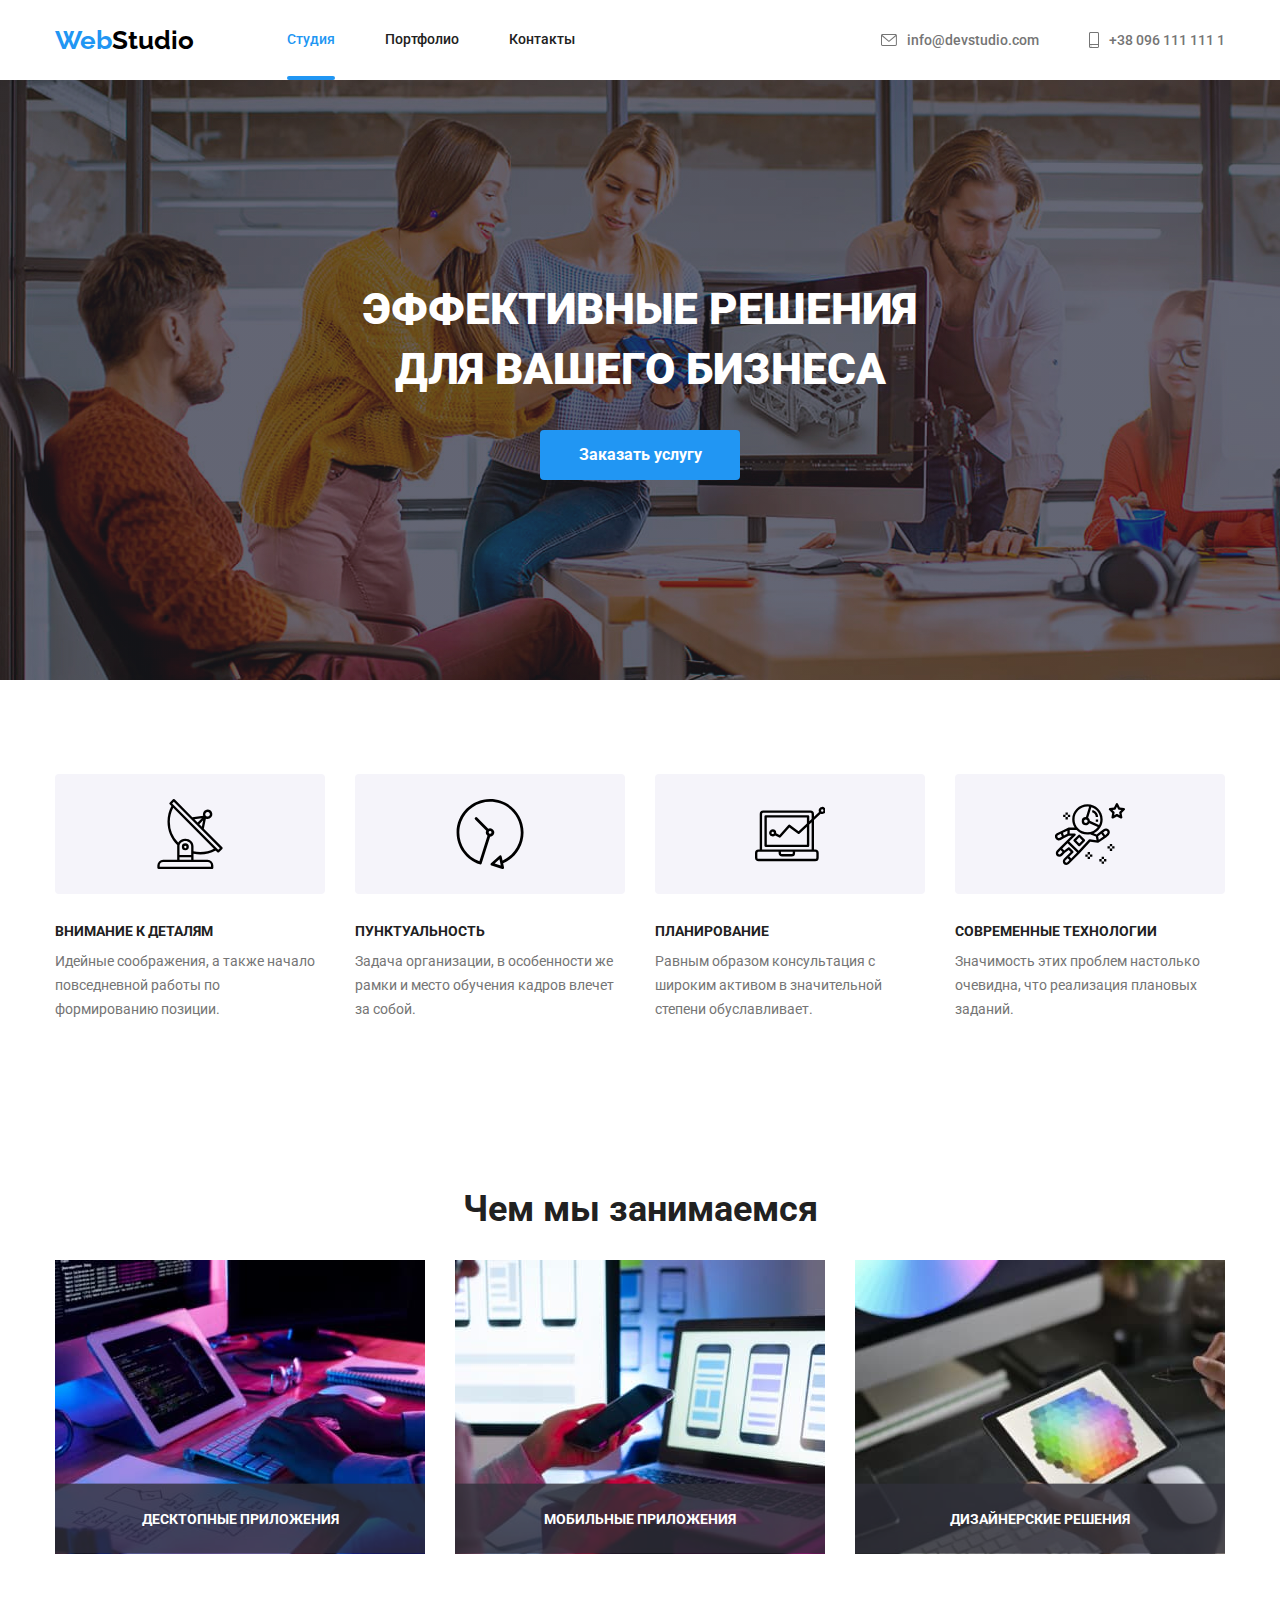
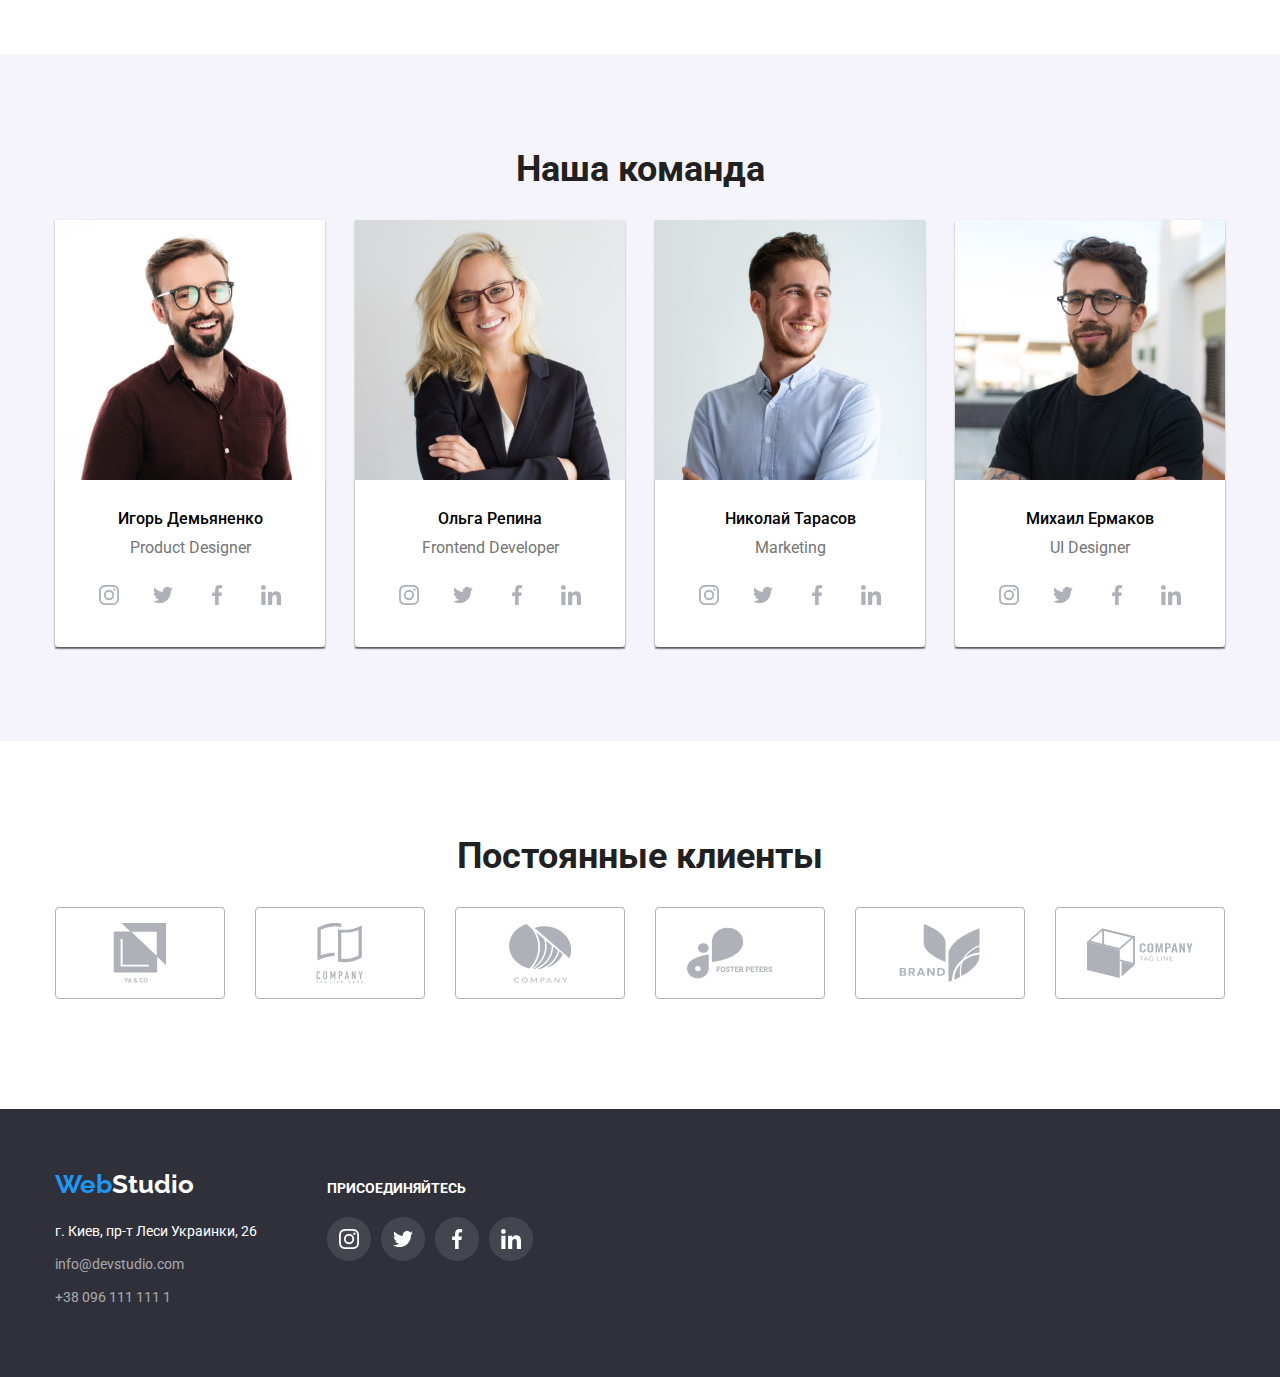
<file: index.html>
<!DOCTYPE html>
<html lang="ru">
  <head>
    <meta charset="UTF-8" />
    <meta http-equiv="X-UA-Compatible" content="IE=edge" />
    <meta name="viewport" content="width=device-width, initial-scale=1.0" />
    <title>Главная</title>
    <link
      href="https://fonts.googleapis.com/css2?family=Raleway:wght@700&family=Roboto:wght@400;500;700;900&display=swap"
      rel="stylesheet"
    />
    <link
      rel="stylesheet"
      href="https://cdnjs.cloudflare.com/ajax/libs/modern-normalize/1.1.0/modern-normalize.min.css
    "
    />
    <link rel="stylesheet" href="./css/slyles.css" />
  </head>
  <body>
    <header>
      <nav class="container main-nav">
        <a href="./index.html" class="logo"
          >Web<span class="studio-header">Studio</span></a
        >
        <ul class="site-nav list">
          <li><a href="" class="link-studio">Студия</a></li>
          <li><a href="./portfolio.html" class="link">Портфолио</a></li>
          <li><a href="" class="link">Контакты</a></li>
        </ul>
        <ul class="auth-nav list">
          <li class="nav-item">
            <a class="link" href="mailto:info@devstudio.com">
              <svg class="mail-icon" width="16" height="12">
                <use href="./images/symbol-defs.svg#icon-mail"></use>
              </svg>
              info@devstudio.com
            </a>
          </li>
          <li class="nav-item">
            <a class="link" href="tel:+380961111111">
              <svg class="mail-icon" width="10" height="16">
                <use href="./images/symbol-defs.svg#icon-smartphone"></use>
              </svg>
              +38 096 111 111 1
            </a>
          </li>
        </ul>
      </nav>
    </header>
    <main>
      <section class="hero">
        <div class="container">
          <h1 class="hero-title">
            Эффективные решения<br />для вашего бизнеса
          </h1>
          <button
            type="button"
            name="Заказать услугу"
            class="button"
            data-modal-open
          >
            Заказать услугу
          </button>
        </div>
      </section>
      <!--Особенности-->
      <section class="section">
        <h2 class="section-title hidden">Особенности</h2>
        <div class="container">
          <ul class="features list">
            <li class="item">
              <div class="item-features">
                <svg class="features-svg" width="70" height="70">
                  <use href="./images/symbol-defs.svg#icon-antenna"></use>
                </svg>
              </div>
              <h3 class="title">Внимание к деталям</h3>
              <p class="text">
                Идейные соображения, а также начало повседневной работы по
                формированию позиции.
              </p>
            </li>
            <li class="item">
              <div class="item-features">
                <svg class="features-svg" width="70" height="70">
                  <use href="./images/symbol-defs.svg#icon-vector-clock"></use>
                </svg>
              </div>
              <h3 class="title">Пунктуальность</h3>
              <p class="text">
                Задача организации, в особенности же рамки и место обучения
                кадров влечет за собой.
              </p>
            </li>
            <li class="item">
              <div class="item-features">
                <svg class="features-svg" width="70" height="70">
                  <use href="./images/symbol-defs.svg#icon-vector"></use>
                </svg>
              </div>
              <h3 class="title">Планирование</h3>
              <p class="text">
                Равным образом консультация с широким активом в значительной
                степени обуславливает.
              </p>
            </li>
            <li class="item">
              <div class="item-features">
                <svg class="features-svg" width="70" height="70">
                  <use href="./images/symbol-defs.svg#icon-astronaut"></use>
                </svg>
              </div>
              <h3 class="title">Современные технологии</h3>
              <p class="text">
                Значимость этих проблем настолько очевидна, что реализация
                плановых заданий.
              </p>
            </li>
          </ul>
        </div>
      </section>
      <!--Чем мы занимаемся-->
      <section class="section content">
        <h2 class="section-title container">Чем мы занимаемся</h2>
        <ul class="list container picture">
          <li class="item-picture">
            <img
              src="./images/comp.jpg"
              alt="Разработка для компьютера"
              width="370"
            />
            <div class="text-picture">ДЕСКТОПНЫЕ ПРИЛОЖЕНИЯ</div>
          </li>
          <li class="item-picture">
            <img
              src="./images/smart.jpg"
              alt="Разработка для смартфона"
              width="370"
            />
            <div class="text-picture">МОБИЛЬНЫЕ ПРИЛОЖЕНИЯ</div>
          </li>
          <li class="item-picture">
            <img
              src="./images/pad.jpg"
              alt="Разработка для планшета"
              width="370"
            />
            <div class="text-picture">ДИЗАЙНЕРСКИЕ РЕШЕНИЯ</div>
          </li>
        </ul>
      </section>
      <!--Наша команда-->
      <section class="section peoples">
        <h2 class="section-title">Наша команда</h2>
        <div class="container">
          <ul class="list userpic">
            <li class="item-userpic">
              <img
                src="./images/demyanenko.jpg"
                alt="Игорь Демьяненко"
                width="270"
              />
              <div class="name-position">
                <h3 class="name">Игорь Демьяненко</h3>
                <p class="position">Product Designer</p>
                <ul class="social-network">
                  <li class="social">
                    <a class="social-link" href="" aria-label="Instagram">
                      <svg class="network" width="20" height="20">
                        <use
                          href="./images/symbol-defs.svg#icon-instagram"
                        ></use>
                      </svg>
                    </a>
                  </li>
                  <li class="social">
                    <a class="social-link" href="" aria-label="Twitter">
                      <svg class="network" width="20" height="20">
                        <use href="./images/symbol-defs.svg#icon-twitter"></use>
                      </svg>
                    </a>
                  </li>
                  <li class="social">
                    <a class="social-link" href="" aria-label="Facebook">
                      <svg class="network" width="20" height="20">
                        <use
                          href="./images/symbol-defs.svg#icon-facebook"
                        ></use>
                      </svg>
                    </a>
                  </li>
                  <li class="social">
                    <a class="social-link" href="" aria-label="LinkedIn">
                      <svg class="network" width="20" height="20">
                        <use
                          href="./images/symbol-defs.svg#icon-linkedin"
                        ></use>
                      </svg>
                    </a>
                  </li>
                </ul>
              </div>
            </li>
            <li class="item-userpic">
              <img src="./images/repina.jpg" alt="Ольга Репина" width="270" />
              <div class="name-position">
                <h3 class="name">Ольга Репина</h3>
                <p class="position">Frontend Developer</p>
                <ul class="social-network">
                  <li class="social">
                    <a class="social-link" href="" aria-label="Instagram">
                      <svg class="network" width="20" height="20">
                        <use
                          href="./images/symbol-defs.svg#icon-instagram"
                        ></use>
                      </svg>
                    </a>
                  </li>
                  <li class="social">
                    <a class="social-link" href="" aria-label="Twitter">
                      <svg class="network" width="20" height="20">
                        <use href="./images/symbol-defs.svg#icon-twitter"></use>
                      </svg>
                    </a>
                  </li>
                  <li class="social">
                    <a class="social-link" href="" aria-label="Facebook">
                      <svg class="network" width="20" height="20">
                        <use
                          href="./images/symbol-defs.svg#icon-facebook"
                        ></use>
                      </svg>
                    </a>
                  </li>
                  <li class="social">
                    <a class="social-link" href="" aria-label="LinkedIn">
                      <svg class="network" width="20" height="20">
                        <use
                          href="./images/symbol-defs.svg#icon-linkedin"
                        ></use>
                      </svg>
                    </a>
                  </li>
                </ul>
              </div>
            </li>
            <li class="item-userpic">
              <img
                src="./images/tarasov.jpg"
                alt="Николай Тарасов"
                width="270"
              />
              <div class="name-position">
                <h3 class="name">Николай Тарасов</h3>
                <p class="position">Marketing</p>
                <ul class="social-network">
                  <li class="social">
                    <a class="social-link" href="" aria-label="Instagram">
                      <svg class="network" width="20" height="20">
                        <use
                          href="./images/symbol-defs.svg#icon-instagram"
                        ></use>
                      </svg>
                    </a>
                  </li>
                  <li class="social">
                    <a class="social-link" href="" aria-label="Twitter">
                      <svg class="network" width="20" height="20">
                        <use href="./images/symbol-defs.svg#icon-twitter"></use>
                      </svg>
                    </a>
                  </li>
                  <li class="social">
                    <a class="social-link" href="" aria-label="Facebook">
                      <svg class="network" width="20" height="20">
                        <use
                          href="./images/symbol-defs.svg#icon-facebook"
                        ></use>
                      </svg>
                    </a>
                  </li>
                  <li class="social">
                    <a class="social-link" href="" aria-label="LinkedIn">
                      <svg class="network" width="20" height="20">
                        <use
                          href="./images/symbol-defs.svg#icon-linkedin"
                        ></use>
                      </svg>
                    </a>
                  </li>
                </ul>
              </div>
            </li>
            <li class="item-userpic">
              <img
                src="./images/ermakov.jpg"
                alt="Михаил Ермаков"
                width="270"
              />
              <div class="name-position">
                <h3 class="name">Михаил Ермаков</h3>
                <p class="position">UI Designer</p>
                <ul class="social-network">
                  <li class="social">
                    <a class="social-link" href="" aria-label="Instagram">
                      <svg class="network" width="20" height="20">
                        <use
                          href="./images/symbol-defs.svg#icon-instagram"
                        ></use>
                      </svg>
                    </a>
                  </li>
                  <li class="social">
                    <a class="social-link" href="" aria-label="Twitter">
                      <svg class="network" width="20" height="20">
                        <use href="./images/symbol-defs.svg#icon-twitter"></use>
                      </svg>
                    </a>
                  </li>
                  <li class="social">
                    <a class="social-link" href="" aria-label="Facebook">
                      <svg class="network" width="20" height="20">
                        <use
                          href="./images/symbol-defs.svg#icon-facebook"
                        ></use>
                      </svg>
                    </a>
                  </li>
                  <li class="social">
                    <a class="social-link" href="" aria-label="LinkedIn">
                      <svg class="network" width="20" height="20">
                        <use
                          href="./images/symbol-defs.svg#icon-linkedin"
                        ></use>
                      </svg>
                    </a>
                  </li>
                </ul>
              </div>
            </li>
          </ul>
        </div>
      </section>
      <!--Постоянные клиенты-->
      <section class="section clients">
        <h2 class="section-title container">Постоянные клиенты</h2>
        <ul class="list-clients">
          <li class="item-clients">
            <a class="link-clients" href="">
              <svg class="icon-clients" width="106" height="60">
                <use href="./images/symbol-defs.svg#icon-logo1"></use>
              </svg>
            </a>
          </li>
          <li class="item-clients">
            <a class="link-clients" href="">
              <svg class="icon-clients" width="106" height="60">
                <use href="./images/symbol-defs.svg#icon-logo2"></use>
              </svg>
            </a>
          </li>
          <li class="item-clients">
            <a class="link-clients" href="">
              <svg class="icon-clients" width="106" height="60">
                <use href="./images/symbol-defs.svg#icon-logo3"></use>
              </svg>
            </a>
          </li>
          <li class="item-clients">
            <a class="link-clients" href="">
              <svg class="icon-clients" width="106" height="60">
                <use href="./images/symbol-defs.svg#icon-logo4"></use>
              </svg>
            </a>
          </li>
          <li class="item-clients">
            <a class="link-clients" href="">
              <svg class="icon-clients" width="106" height="60">
                <use href="./images/symbol-defs.svg#icon-logo5"></use>
              </svg>
            </a>
          </li>
          <li class="item-clients">
            <a class="link-clients" href="">
              <svg class="icon-clients" width="106" height="60">
                <use href="./images/symbol-defs.svg#icon-logo6"></use>
              </svg>
            </a>
          </li>
        </ul>
      </section>
    </main>
    <footer class="footer">
      <div class="container">
        <div class="address">
          <a href="./index.html" class="logo"
            >Web<span class="studio-footer">Studio</span></a
          >
          <address>
            <ul class="list">
              <li>
                <a
                  href="https://bit.ly/3pXMvUd"
                  target="_blank"
                  rel="noopener noreferrer"
                  class="list-address"
                  >г. Киев, пр-т Леси Украинки, 26</a
                >
              </li>
              <li>
                <a href="mailto:info@devstudio.com" class="mail"
                  >info@devstudio.com</a
                >
              </li>
              <li>
                <a href="tel:+380961111111" class="tel">+38 096 111 111 1</a>
              </li>
            </ul>
          </address>
        </div>
        <div class="content">
          <h4>ПРИСОЕДИНЯЙТЕСЬ</h4>
          <ul class="social-network-footer">
            <li class="social-footer">
              <a class="social-link-footer" href="" aria-label="Instagram">
                <svg class="network-footer" width="20" height="20">
                  <use href="./images/symbol-defs.svg#icon-instagram"></use>
                </svg>
              </a>
            </li>
            <li class="social-footer">
              <a class="social-link-footer" href="" aria-label="Twitter">
                <svg class="network-footer" width="20" height="20">
                  <use href="./images/symbol-defs.svg#icon-twitter"></use>
                </svg>
              </a>
            </li>
            <li class="social-footer">
              <a class="social-link-footer" href="" aria-label="Facebook">
                <svg class="network-footer" width="20" height="20">
                  <use href="./images/symbol-defs.svg#icon-facebook"></use>
                </svg>
              </a>
            </li>
            <li class="social-footer">
              <a class="social-link-footer" href="" aria-label="LinkedIn">
                <svg class="network-footer" width="20" height="20">
                  <use href="./images/symbol-defs.svg#icon-linkedin"></use>
                </svg>
              </a>
            </li>
          </ul>
        </div>
      </div>
    </footer>

    <div class="backdrop is-hidden" data-modal>
      <div class="modal">
        <button data-modal-close class="close-button" type="button">
          <svg
            xmlns="http://www.w3.org/2000/svg"
            width="11"
            height="11"
            viewBox="0 0 320 512"
          >
            <path
              d="M310.6 361.4c12.5 12.5 12.5 32.75 0 45.25C304.4 412.9 296.2 416 288 416s-16.38-3.125-22.62-9.375L160 301.3L54.63 406.6C48.38 412.9 40.19 416 32 416S15.63 412.9 9.375 406.6c-12.5-12.5-12.5-32.75 0-45.25l105.4-105.4L9.375 150.6c-12.5-12.5-12.5-32.75 0-45.25s32.75-12.5 45.25 0L160 210.8l105.4-105.4c12.5-12.5 32.75-12.5 45.25 0s12.5 32.75 0 45.25l-105.4 105.4L310.6 361.4z"
            />
          </svg>
        </button>
      </div>
    </div>

    <script src="./js/modal.js"></script>
  </body>
</html>
</file>
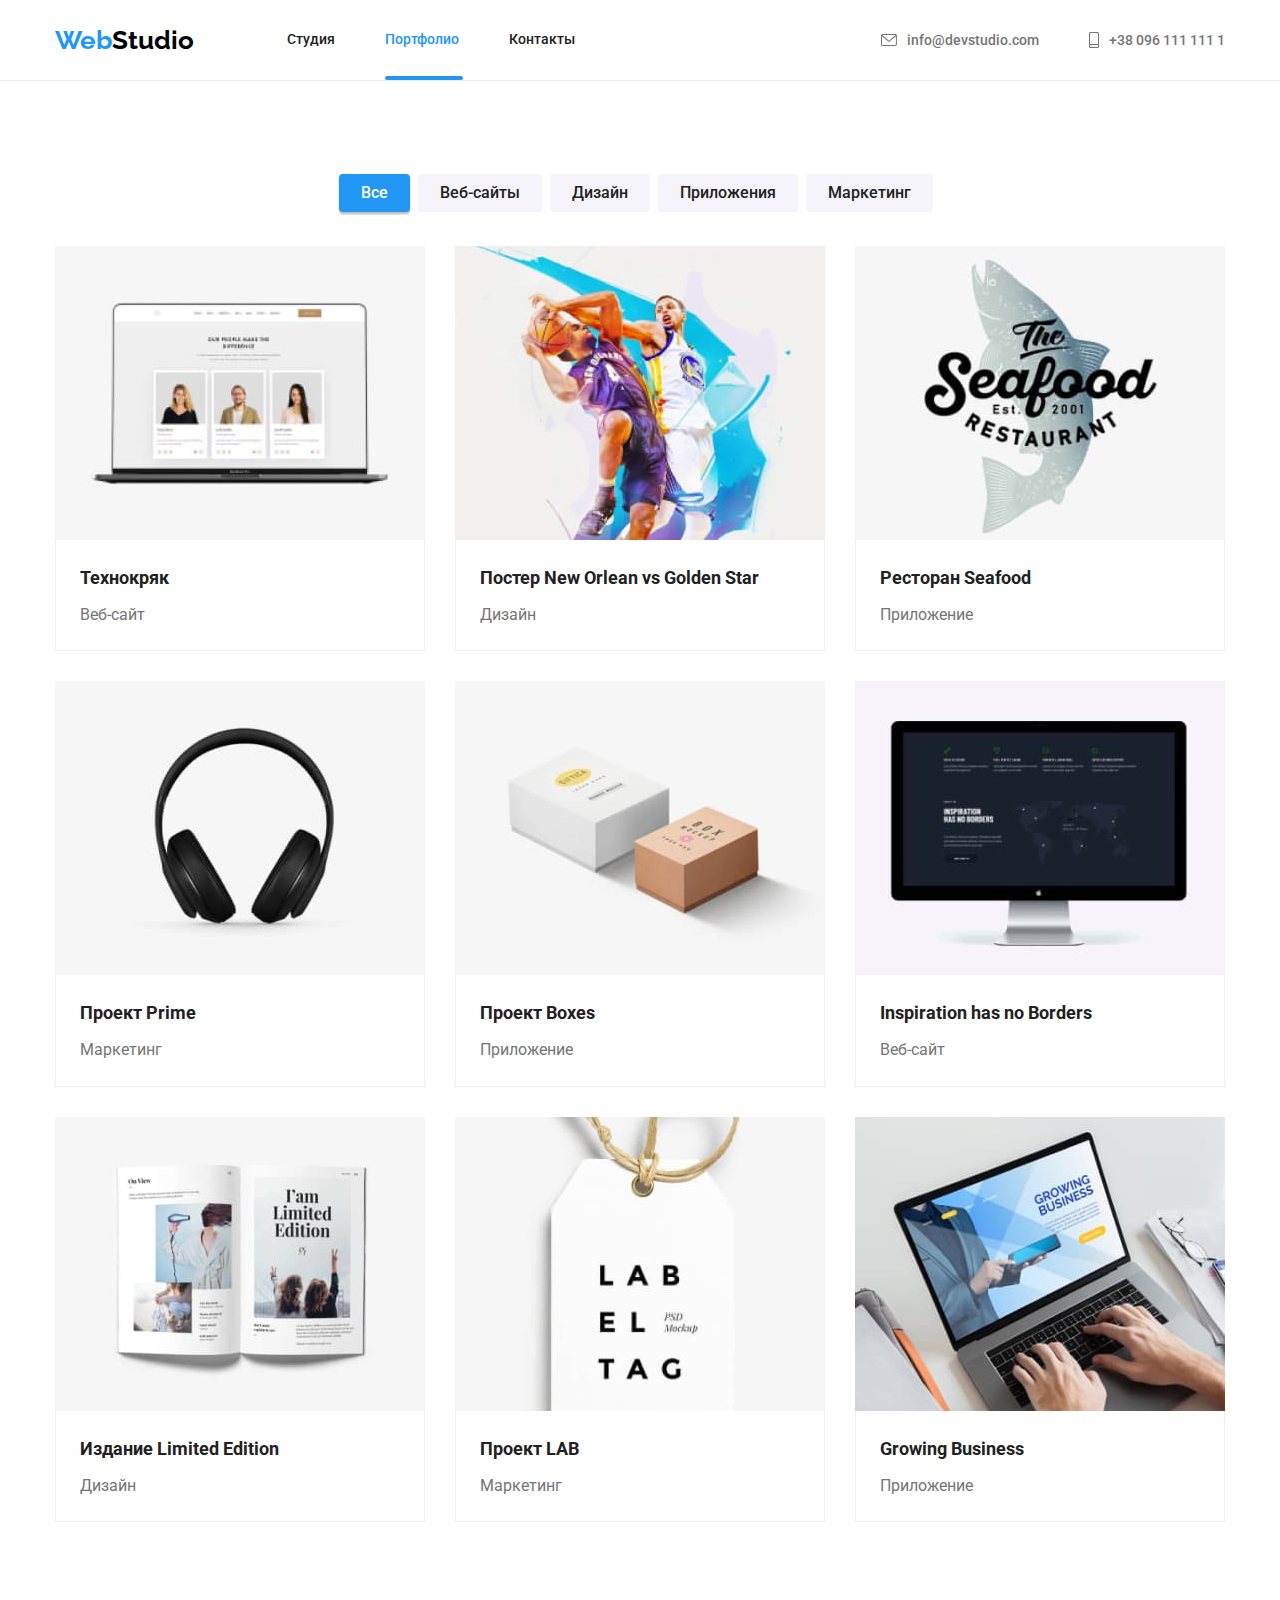
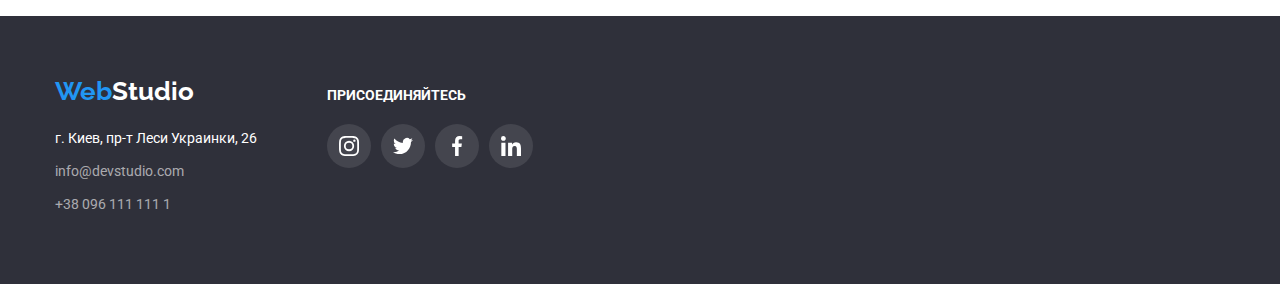
<file: portfolio.html>
<!DOCTYPE html>
<html lang="ru">
  <head>
    <meta charset="UTF-8" />
    <meta http-equiv="X-UA-Compatible" content="IE=edge" />
    <meta name="viewport" content="width=device-width, initial-scale=1.0" />
    <title>Портфолио</title>
    <link
      href="https://fonts.googleapis.com/css2?family=Raleway:wght@700&family=Roboto:wght@400;500;700;900&display=swap"
      rel="stylesheet"
    />
    <link
      rel="stylesheet"
      href="https://cdnjs.cloudflare.com/ajax/libs/modern-normalize/1.1.0/modern-normalize.min.css    "
    />
    <link rel="stylesheet" href="./css/slyles.css" />
  </head>
  <body>
    <header class="header">
      <nav class="container main-nav">
        <a href="./index.html" class="logo"
          >Web<span class="studio-header">Studio</span></a
        >
        <ul class="site-nav list">
          <li><a href="./index.html" class="link">Студия</a></li>
          <li><a href="" class="link-foto">Портфолио</a></li>
          <li><a href="" class="link">Контакты</a></li>
        </ul>
        <ul class="auth-nav list">
          <li class="nav-item">
            <a class="link" href="mailto:info@devstudio.com">
              <svg class="mail-icon" width="16" height="12">
                <use href="./images/symbol-defs.svg#icon-mail"></use>
              </svg>
              info@devstudio.com
            </a>
          </li>
          <li class="nav-item">
            <a class="link" href="tel:+380961111111">
              <svg class="mail-icon" width="10" height="16">
                <use href="./images/symbol-defs.svg#icon-smartphone"></use>
              </svg>
              +38 096 111 111 1
            </a>
          </li>
        </ul>
      </nav>
    </header>
    <main>
      <!--Портфолио-->
      <section class="section container portfolio">
        <h1 class="section-title hidden">Портфолио</h1>
        <ul class="list-button">
          <li><button type="button" class="section-btn-all">Все</button></li>
          <li><button type="button" class="section-btn">Веб-сайты</button></li>
          <li><button type="button" class="section-btn">Дизайн</button></li>
          <li>
            <button type="button" class="section-btn">Приложения</button>
          </li>
          <li><button type="button" class="section-btn">Маркетинг</button></li>
        </ul>
        <ul class="list foto">
          <li class="items">
            <div class="project-overlay">
              <a href="" class="list-link"
                ><img
                  src="./images/portfolio/cryak.jpg"
                  alt="Технокряк"
                  width="370"
                  height="294"
              /></a>
              <p class="text-portfolio">
                Ресурс предлагает комплексные предложения с разным уровнем
                функционала и сервисов. Все это позволит посетителю получить
                исчерпывающие сведения о компании или частном лице.
              </p>
            </div>
            <div class="project">
              <h2 class="project-name">Технокряк</h2>
              <p class="project-type">Веб-сайт</p>
            </div>
          </li>
          <li class="items">
            <div class="project-overlay">
              <a href="" class="list-link">
                <img
                  src="./images/portfolio/orlean.jpg"
                  alt="Постер New Orlean vs Golden Star"
                  width="370"
                  height="294"
              /></a>
              <p class="text-portfolio">
                Ресурс предлагает комплексные предложения с разным уровнем
                функционала и сервисов. Все это позволит посетителю получить
                исчерпывающие сведения о компании или частном лице.
              </p>
            </div>
            <div class="project">
              <h2 class="project-name">
                Постер <span>New Orlean vs Golden Star</span>
              </h2>
              <p class="project-type">Дизайн</p>
            </div>
          </li>
          <li class="items">
            <div class="project-overlay">
              <a href="" class="list-link"
                ><img
                  src="./images/portfolio/seafood.jpg"
                  alt="Ресторан Seafood"
                  width="370"
                  height="294"
              /></a>
              <p class="text-portfolio">
                Ресурс предлагает комплексные предложения с разным уровнем
                функционала и сервисов. Все это позволит посетителю получить
                исчерпывающие сведения о компании или частном лице.
              </p>
            </div>
            <div class="project">
              <h2 class="project-name">Ресторан <span>Seafood</span></h2>
              <p class="project-type">Приложение</p>
            </div>
          </li>
          <li class="items">
            <div class="project-overlay">
              <a href="" class="list-link"
                ><img
                  src="./images/portfolio/prime.jpg"
                  alt="Проект Prime"
                  width="370"
                  height="294"
              /></a>
              <p class="text-portfolio">
                Ресурс предлагает комплексные предложения с разным уровнем
                функционала и сервисов. Все это позволит посетителю получить
                исчерпывающие сведения о компании или частном лице.
              </p>
            </div>
            <div class="project">
              <h2 class="project-name">Проект <span>Prime</span></h2>
              <p class="project-type">Маркетинг</p>
            </div>
          </li>
          <li class="items">
            <div class="project-overlay">
              <a href="" class="list-link"
                ><img
                  src="./images/portfolio/boxes.jpg"
                  alt="Проект Boxes"
                  width="370"
                  height="294"
              /></a>
              <p class="text-portfolio">
                Ресурс предлагает комплексные предложения с разным уровнем
                функционала и сервисов. Все это позволит посетителю получить
                исчерпывающие сведения о компании или частном лице.
              </p>
            </div>
            <div class="project">
              <h2 class="project-name">Проект <span>Boxes</span></h2>
              <p class="project-type">Приложение</p>
            </div>
          </li>
          <li class="items">
            <div class="project-overlay">
              <a href="" class="list-link"
                ><img
                  src="./images/portfolio/inspiration.jpg"
                  alt="Inspiration has no Borders"
                  width="370"
                  height="294"
              /></a>
              <p class="text-portfolio">
                Ресурс предлагает комплексные предложения с разным уровнем
                функционала и сервисов. Все это позволит посетителю получить
                исчерпывающие сведения о компании или частном лице.
              </p>
            </div>
            <div class="project">
              <h2 class="project-name">
                <span>Inspiration has no Borders</span>
              </h2>
              <p class="project-type">Веб-сайт</p>
            </div>
          </li>
          <li class="items">
            <div class="project-overlay">
              <a href="" class="list-link"
                ><img
                  src="./images/portfolio/limited-edition.jpg"
                  alt="Издание Limited Edition"
                  width="370"
                  height="294"
              /></a>
              <p class="text-portfolio">
                Ресурс предлагает комплексные предложения с разным уровнем
                функционала и сервисов. Все это позволит посетителю получить
                исчерпывающие сведения о компании или частном лице.
              </p>
            </div>
            <div class="project">
              <h2 class="project-name">Издание <span>Limited Edition</span></h2>
              <p class="project-type">Дизайн</p>
            </div>
          </li>
          <li class="items">
            <div class="project-overlay">
              <a href="" class="list-link"
                ><img
                  src="./images/portfolio/lab.jpg"
                  alt="Проект LAB"
                  width="370"
                  height="294"
              /></a>
              <p class="text-portfolio">
                Ресурс предлагает комплексные предложения с разным уровнем
                функционала и сервисов. Все это позволит посетителю получить
                исчерпывающие сведения о компании или частном лице.
              </p>
            </div>
            <div class="project">
              <h2 class="project-name">Проект <span>LAB</span></h2>
              <p class="project-type">Маркетинг</p>
            </div>
          </li>
          <li class="items">
            <div class="project-overlay">
              <a href="" class="list-link"
                ><img
                  src="./images/portfolio/growing.jpg"
                  alt="Growing Business"
                  width="370"
                  height="294"
              /></a>
              <p class="text-portfolio">
                Ресурс предлагает комплексные предложения с разным уровнем
                функционала и сервисов. Все это позволит посетителю получить
                исчерпывающие сведения о компании или частном лице.
              </p>
            </div>
            <div class="project">
              <h2 class="project-name"><span>Growing Business</span></h2>
              <p class="project-type">Приложение</p>
            </div>
          </li>
        </ul>
      </section>
    </main>

    <footer class="footer">
      <div class="container">
        <div class="address">
          <a href="./index.html" class="logo"
            >Web<span class="studio-footer">Studio</span></a
          >
          <address>
            <ul class="list">
              <li>
                <a
                  href="https://bit.ly/3pXMvUd"
                  target="_blank"
                  rel="noopener noreferrer"
                  class="list-address"
                  >г. Киев, пр-т Леси Украинки, 26</a
                >
              </li>
              <li>
                <a href="mailto:info@devstudio.com" class="mail"
                  >info@devstudio.com</a
                >
              </li>
              <li>
                <a href="tel:+380961111111" class="tel">+38 096 111 111 1</a>
              </li>
            </ul>
          </address>
        </div>
        <div class="content">
          <h4>ПРИСОЕДИНЯЙТЕСЬ</h4>
          <ul class="social-network-footer">
            <li class="social-footer">
              <a class="social-link-footer" href="" aria-label="Instagram">
                <svg class="network-footer" width="20px" height="20px">
                  <use href="./images/symbol-defs.svg#icon-instagram"></use>
                </svg>
              </a>
            </li>
            <li class="social-footer">
              <a class="social-link-footer" href="" aria-label="Twitter">
                <svg class="network-footer" width="20" height="20">
                  <use href="./images/symbol-defs.svg#icon-twitter"></use>
                </svg>
              </a>
            </li>
            <li class="social-footer">
              <a class="social-link-footer" href="" aria-label="Facebook">
                <svg class="network-footer" width="20" height="20">
                  <use href="./images/symbol-defs.svg#icon-facebook"></use>
                </svg>
              </a>
            </li>
            <li class="social-footer">
              <a class="social-link-footer" href="" aria-label="LinkedIn">
                <svg class="network-footer" width="20" height="20">
                  <use href="./images/symbol-defs.svg#icon-linkedin"></use>
                </svg>
              </a>
            </li>
          </ul>
        </div>
      </div>
    </footer>
  </body>
</html>
</file>
<file: css/slyles.css>
:root {
    --primary-text-color: #757575;
    --title-text-color: #212121;
    --text-decoration-color: #2196f3;
    --white-color:#ffffff;
    --btn-bg-color:#F5F4FA;
    --icon-color:#AFB1B8;
    --complementary-color: #2F303ACC;
  }
  
  body {
    font-family: "Roboto", "Oxygen", "Ubuntu", "Cantarell", "Open Sans",
      "Helvetica Neue", sans-serif;
  }
  
  /* Логотип */
  .studio-header {
    color: #000;
    font-family: 'Raleway';
  }
  
  .studio-footer {
    display: inline-block;
    color: var(--white-color);
    margin-bottom: 20px;
  }
  
  .logo {
    display: inline-block;
    margin-bottom: 20;
    font-family: 'Raleway';
    font-weight: 700;
    font-size: 26px;
    line-height: 1.19;
    color: var(--text-decoration-color);
    text-decoration: none;
    transition-property: color;
    transition-duration: 250ms;
    transition-timing-function: cubic-bezier(0.4, 0, 0.2, 1)
  }
  
  .logo:hover {
    color: var(--text-decoration-color);
  }

  /* Утилиты */
  .list {
    list-style-type: none;
    padding: 0;
    margin: 0;
  }  
  
  .container{
    margin-left: auto;
    margin-right: auto;
    width: 1170px;
  }

.hero,
.features{
  align-items: center;
}

.link{
  display: block;
  padding-top: 32px;
  padding-bottom: 32px;
  color: var(--primary-text-color); 
}

/* Скрытый заголовок h1 */
.hidden{
    display: none;
  }

/* Полоса под header*/
   .header{
     outline: 1px solid #ECECEC;
   } 


  /* Header Студия и Фото*/
  .link-studio,
  .link-foto {
    display: block;
    padding-top: 32px;
    padding-bottom: 32px;
    font-weight: 500;
    font-size: 14px;
    line-height: 1.14;
    color: var(--text-decoration-color);
    text-decoration: none;
  }

  .link-studio::after{
    position: absolute;
    display: block;
    content: "";
    width: 48px;
    height: 4px;
    border-radius: 2px;
    margin-top: 28px;
    background-color: var(--text-decoration-color);
    opacity: 1;
  }

  .link-foto::after{
    position: absolute;
    display: block;
    content: "";
    width: 78px;
    height: 4px;
    border-radius: 2px;
    margin-top: 28px;
    background-color: var(--text-decoration-color);
    opacity: 1;
  }


  /* Main-nav */
  .main-nav{
    display: flex;
    align-items: center;
  }
  
  /* Site-nav */
  .site-nav .link {
    font-weight: 500;
    font-size: 14px;
    line-height: 1.14;
    color: var(--title-text-color);
    text-decoration: none;
    transition-property: color;
    transition-duration: 250ms;
    transition-timing-function: cubic-bezier(0.4, 0, 0.2, 1)
  }
  
  .site-nav .link:hover,
  .site-nav .link:focus {
    color: var(--text-decoration-color);
  }
  
.site-nav{
  display: flex;
  margin-left: 93px;
}

.site-nav li:not(:last-child){
  margin-right: 50px;
}

  /* Auth-nav */
  .auth-nav{
    display: flex;
    margin-left: auto;
  }

  .auth-nav .link {
    display: flex;
    align-items: center;
    padding-top: 32px;
    padding-bottom: 32px;
    border: none;
    font-weight: 500;
    font-size: 14px;
    line-height: 1.14
    color: var(--primary-text-color);
    text-decoration: none;
    transition-duration: 250ms;
    transition-timing-function: cubic-bezier(0.4, 0, 0.2, 1)
  }

  .mail-icon{
    margin-right: 10px;
    fill: currentColor;
    align-items: center;
    transition-duration: 250ms;
    transition-timing-function: cubic-bezier(0.4, 0, 0.2, 1)
  }

  .mail-icon:hover,
  .mail-icon:focus{
    fill: var(--text-decoration-color);

  }

  .auth-nav .link:hover,
  .auth-nav .link:focus {
    color: var(--text-decoration-color);

  }
   
  .auth-nav li+ li{
  margin-left: 50px;
  }

  /* Hero */
  .hero {
    background-color: #2F303A;
    background-image: linear-gradient(rgba(47, 48, 58, 0.4), rgba(47, 48, 58, 0.4)), url('../images/hero.jpg');
    margin-left: auto;
    margin-right: auto;
    max-width: 1600px;
    height: 600px;
    text-align: center;
    padding-top: 200px;
    padding-bottom: 200px;
  }
  .hero-title {
    margin-top: 0;
    margin-bottom: 30px;
    font-weight: 900;
    font-size: 44px;
    line-height: 1.36;
    text-transform: uppercase;
    color: var(--white-color);
  }
  .hero .button {
    display: inline-block;
    padding: 10px 32px;
    border: none;
    font-weight: 700;
    font-size: 16px;
    line-height: 1.9;
    color: var(--white-color);
    background-color: var(--text-decoration-color);
    border-radius: 4px;
    min-width: 200px;
    text-align: center;
    transition-duration: 250ms;
    transition-timing-function: cubic-bezier(0.4, 0, 0.2, 1)
  }

  .hero .button:hover{
    color: var(--white-color);
    background-color: #188CE8;
  }

  .backdrop{
    width: 100%;
    height: 100%;
    position:fixed;
    top: 0;
    left: 0;
    background-color: rgba(0, 0, 0, 0.2);
    opacity: 1;
    transition-duration: 250ms;
    transition-timing-function: cubic-bezier(0.4, 0, 0.2, 1)
  }

  .modal{
    width: 528px;
    height: 581px;
    position: absolute;
    background-color: var(--white-color);
    top: 50%;
    left: 50%;
    border-radius: 4px;
    transform: translate(-50%,-50%);
    transition-duration: 250ms;
    transition-timing-function: cubic-bezier(0.4, 0, 0.2, 1)
  }

  .close-button{
    width: 30px;
    height: 30px;
    position: absolute;
    top: 8px;
    right: 10px;
    background-color: transparent;
    border: 1px solid rgba(0, 0, 0, 0.1);
    border-radius: 50%;
    cursor: pointer;
    transition-duration: 250ms;
    transition-timing-function: cubic-bezier(0.4, 0, 0.2, 1)
  }

  .backdrop.is-hidden{
    opacity: 0;
    visibility: hidden;
    pointer-events: none;
  }

  /* Заголовки всех секций h1 */
  .section-title {
    text-align: center;
    margin-top: 0;
    font-weight: 700;
    font-size: 36px;
    line-height: 1.17;
    color: var(--title-text-color);
  }

  .section{
    padding-top: 94px;
    padding-bottom: 94px;
  }
  
  .content{
    padding-top: 0;
  }

  /* секция Особенности */
.features{
  display: flex;
  flex-wrap: wrap;
  align-items: center;
  justify-content: space-between;
}

.features .item{
  width: 270px;
}

  .title {
    margin-top: 0;
    margin-bottom: 10px;
    font-weight: 700;
    font-size: 14px;
    line-height: 1.14;
    color: var(--title-text-color);
    text-transform: uppercase;
  }

  .text {
    margin-top: 0;
    margin-bottom: 0;
    font-weight: 400;
    font-size: 14px;
    line-height: 1.71;
    color: var(--primary-text-color);
  }

  .item-features{
    display: flex;
    width: 270px;
    height: 120px;
    justify-content: center;
    align-items: center;
    margin-bottom: 30px;
    border: 1px solid transparent;
    border-radius: 4px;
    background-color: var(--btn-bg-color);
  }
  
/* Чем мы занимаемся */
  .picture{
  display: flex;
  justify-content: space-between;
  }

  .item-picture{
    position: relative;
  }

  .text-picture{
    position: absolute;
    display: flex;
    width: 100%;
    padding-top: 27px;
    padding-bottom: 27px;
    justify-content: center;
    align-items: center;
    color: var(--white-color);
    background-color: rgba(47, 48, 58, 0.8);
    font-weight: 700;
    font-size: 14px;
    line-height: 1.17;
    transform: translate(0px, -100%);
  } 


  /* секция Наша команда */
  .peoples{
    background-color: #F5F4FA;
  }

  .userpic{
    display: flex;
    justify-content: space-between;
  }

  .item-userpic{
    box-shadow: 0px 1px 3px rgba(0, 0, 0, 0.12),
    0px 1px 1px rgba(0, 0, 0, 0.14),
    0px 2px 1px rgba(0, 0, 0, 0.2);
  }

  img{
    display: block;
    max-width: 100%
  }

  .name-position{
    padding-top: 30px;
    padding-bottom: 30px;
    box-shadow: 0px 1px 3px rgba(0, 0, 0, 0.12),
    0px 1px 1px rgba(0, 0, 0, 0.14),
    0px 2px 1px rgba(0, 0, 0, 0.2);
    border-radius: 0px 0px 4px 4px;
    background-color: var(--white-color);
  }

  .name {
    margin-top: 0px;
    margin-bottom: 10px;
    text-align: center;
    font-weight: 500;
    font-size: 16px;
    line-height: 1.19
    color: var(--title-text-color);
  }
  
  .position {
    margin-top: 0;
    margin-bottom: 16px;
    text-align: center;
    font-weight: 400;
    font-size: 16px;
    line-height: 1.19;
    color: var(--primary-text-color);
  }

  .social-network{
    display: flex;
    justify-content: space-between;
    align-items: center;
    padding-right: 32px;
    padding-left: 32px;
    list-style-type: none;
  }
  
  .social-network>.social:not(:last-child){
    margin-right: 10px;}
  

 .social-link{
   display: flex;
    width: 44px;
    height: 44px;
    border-radius: 50%;
    justify-content: center;
    align-items: center;
    cursor: pointer;
    background-color: var(--white-color);
    fill: var(--icon-color);
    transition-duration: 250ms;
    transition-timing-function: cubic-bezier(0.4, 0, 0.2, 1)
  }

  .social-link:hover,
  .social-link:focus{
    background-color: var(--text-decoration-color);
    fill: var(--white-color);

  }

/* Постоянные клиенты */
.clients{
  width: 1170px;
  margin-left: auto;
  margin-right: auto;
}

.list-clients{
  display: flex;
  list-style-type: none;
  padding: 0;
}

.item-clients:not(:last-child){
  margin-right: 30px;
}

.link-clients{
  display: flex;
  width: 170px;
  height: 92px;
  justify-content: center;
  align-items: center;
  border-radius: 4px;
  border: 1px solid #AFB1B8;
  fill: var(--icon-color);
  transition-duration: 250ms;
  transition-timing-function: cubic-bezier(0.4, 0, 0.2, 1)
}

.link-clients:hover,
.link-clients:focus{
  border: 1px solid #2196F3;
  fill: var(--text-decoration-color);

}

  /* Кнопки портфолио */
  .section-btn-all {
    display: block;
    padding: 6px 22px;
    margin-right: 8px;
    border: none;
    box-shadow: 0px 3px 1px rgba(0, 0, 0, 0.1),
    0px 1px 2px rgba(0, 0, 0, 0.08),
    0px 2px 2px rgba(0, 0, 0, 0.12);
    border-radius: 4px;
    font-weight: 500;
    font-size: 16px;
    line-height: 1.62;
    color: var(--white-color);
    background-color: var(--text-decoration-color);
  }
  
  .section-btn{
    display: block;
    padding: 6px 22px;
    margin-right: 8px;
    border: none;
    border-radius: 4px;
    font-weight: 500;
    font-size: 16px;
    line-height: 1.62;
    text-align: center;
    color: var(--title-text-color);
    background-color: #F5F4FA;
    transition-duration: 250ms;
    transition-timing-function: cubic-bezier(0.4, 0, 0.2, 1)
    }
    
  .section-btn:hover,
  .section-btn:focus {
    font-weight: 500;
    font-size: 16px;
    line-height: 1.62;
    color: var(--white-color);
    background-color: var(--text-decoration-color);
    box-shadow: 0px 3px 1px rgba(0, 0, 0, 0.1),
    0px 1px 2px rgba(0, 0, 0, 0.08),
    0px 2px 2px rgba(0, 0, 0, 0.12);

  }

  .list-button{
    list-style: none;
  }
  
  /* Портфолио*/

.portfolio{
  padding: 94px 0;
}

.list-button{
  display: flex;
  margin: 0 0 34px;
  padding-left: 0;
  padding-right: 0;
  justify-content: center;
}

.foto{
  display: flex;
  flex-wrap: wrap;
  justify-content: space-between;
  margin: 0 0 -30px -30px;
}

.items{
  box-sizing: border-box;
  width: calc(100%/3 - 30px);
  margin: 0 0 30px 30px;
  transition-duration: 250ms;
  transition-timing-function: cubic-bezier(0.4, 0, 0.2, 1)
}

.items:hover{
  box-shadow: 1px 4px 6px rgba(0, 0, 0, 0.16),
  0px 4px 4px rgba(0, 0, 0, 0.06),
  0px 1px 1px rgba(0, 0, 0, 0.12);
}

.project-overlay{
  position: relative;
  overflow: hidden;
}

.text-portfolio{
  position:absolute;
  top: 0;
  left: 0;
  width: 370px;
  height: 294px;
  font-size: 18px;
  line-height: 1.56;
  color: var(--white-color);
  padding: 63px 24px;
  margin-top: 0px;
  margin-bottom: 0px;
  background-color: rgba(33, 150, 243, 0.9);
  transform: translateY(100%);
  transition: transform 250ms cubic-bezier(0.4, 0, 0.2, 1);
}

.items:hover .text-portfolio{
  transform: translateY(0%);
  transition: transform 250ms cubic-bezier(0.4, 0, 0.2, 1);
}

.project{
  margin-left: auto;
  margin-right: auto;
  padding: 20px 24px;
   background: #FFFFFF;
   border: 1px solid #EEEEEE;
  border-top: none;
}

  .project-name {
    margin: 0 0 4px;
    font-weight: 700;
    font-size: 18px;
    line-height: 2;
    color: var(--title-text-color)
  }
  
  .project-type {
    margin: 0;
    font-weight: 400;
    font-size: 16px;
    line-height: 1.9;
    color: var(--primary-text-color);
  }

  .list-link{
    transition-duration: 250ms;
    transition-timing-function: cubic-bezier(0.4, 0, 0.2, 1)
  }

  .list-link:hover{
    background-color: var(--text-decoration-color);
  }

  /* Footer */
  .footer {
    background: #2f303a;
  }

  .footer>.container{
    display: flex;
  }

  /* Адрес */
  .address{
    padding: 60px 70px 60px 0px;
  }

  .list-address {
  font-style: normal;
  font-weight: 400;
  font-size: 14px;
  line-height: 1.71;
  color: var(--white-color) ;
  text-decoration: none;
  transition-duration: 250ms;
  transition-timing-function: cubic-bezier(0.4, 0, 0.2, 1)
  }
  
  .list-address:hover,
  .list-address:focus,
  .mail:hover,
  .mail:focus,
  .tel:hover,
  .tel:focus {
  color: var(--text-decoration-color);

  }
  
  .mail,
  .tel {
  font-style: normal;
  font-weight: 400;
  font-size: 14px;
  line-height: 1.71;
  color: rgba(255, 255, 255, 0.6);
  text-decoration: none;
  transition-duration: 250ms;
  transition-timing-function: cubic-bezier(0.4, 0, 0.2, 1)
  }

.list-address,
.mail{
  display: inline-block;
  margin-bottom: 9px;
}

  .tel{
    display: inline-block;
  }

  /* Присоединяйтесь в социальных сетях */
  .content{
    padding-top: 72px;
    padding-bottom: 100px;
  }

  h4{
    margin-top: 0;;
    margin-bottom: 20px;
    font-style: bold;
    font-size: 14px;
    line-height: 1.14;
    color: var(--white-color);
  }

  .social-network-footer{
    display: flex;
    list-style-type: none;
    padding: 0;
  }

  .social-footer:not(:last-child){
    margin-right: 10px;
  }

  .social-link-footer{
    display: flex;
     width: 44px;
     height: 44px;
     border-radius: 50%;
     justify-content: center;
     align-items: center;
     cursor: pointer;
     background-color: rgba(255, 255, 255, 0.1);
     fill: var(--white-color);
     transition-duration: 250ms;
     transition-timing-function: cubic-bezier(0.4, 0, 0.2, 1)
   }
 
   .social-link-footer:hover,
   .social-link-footer:focus{
     background-color: var(--text-decoration-color);
     fill: var(--white-color);
   }
</file>
